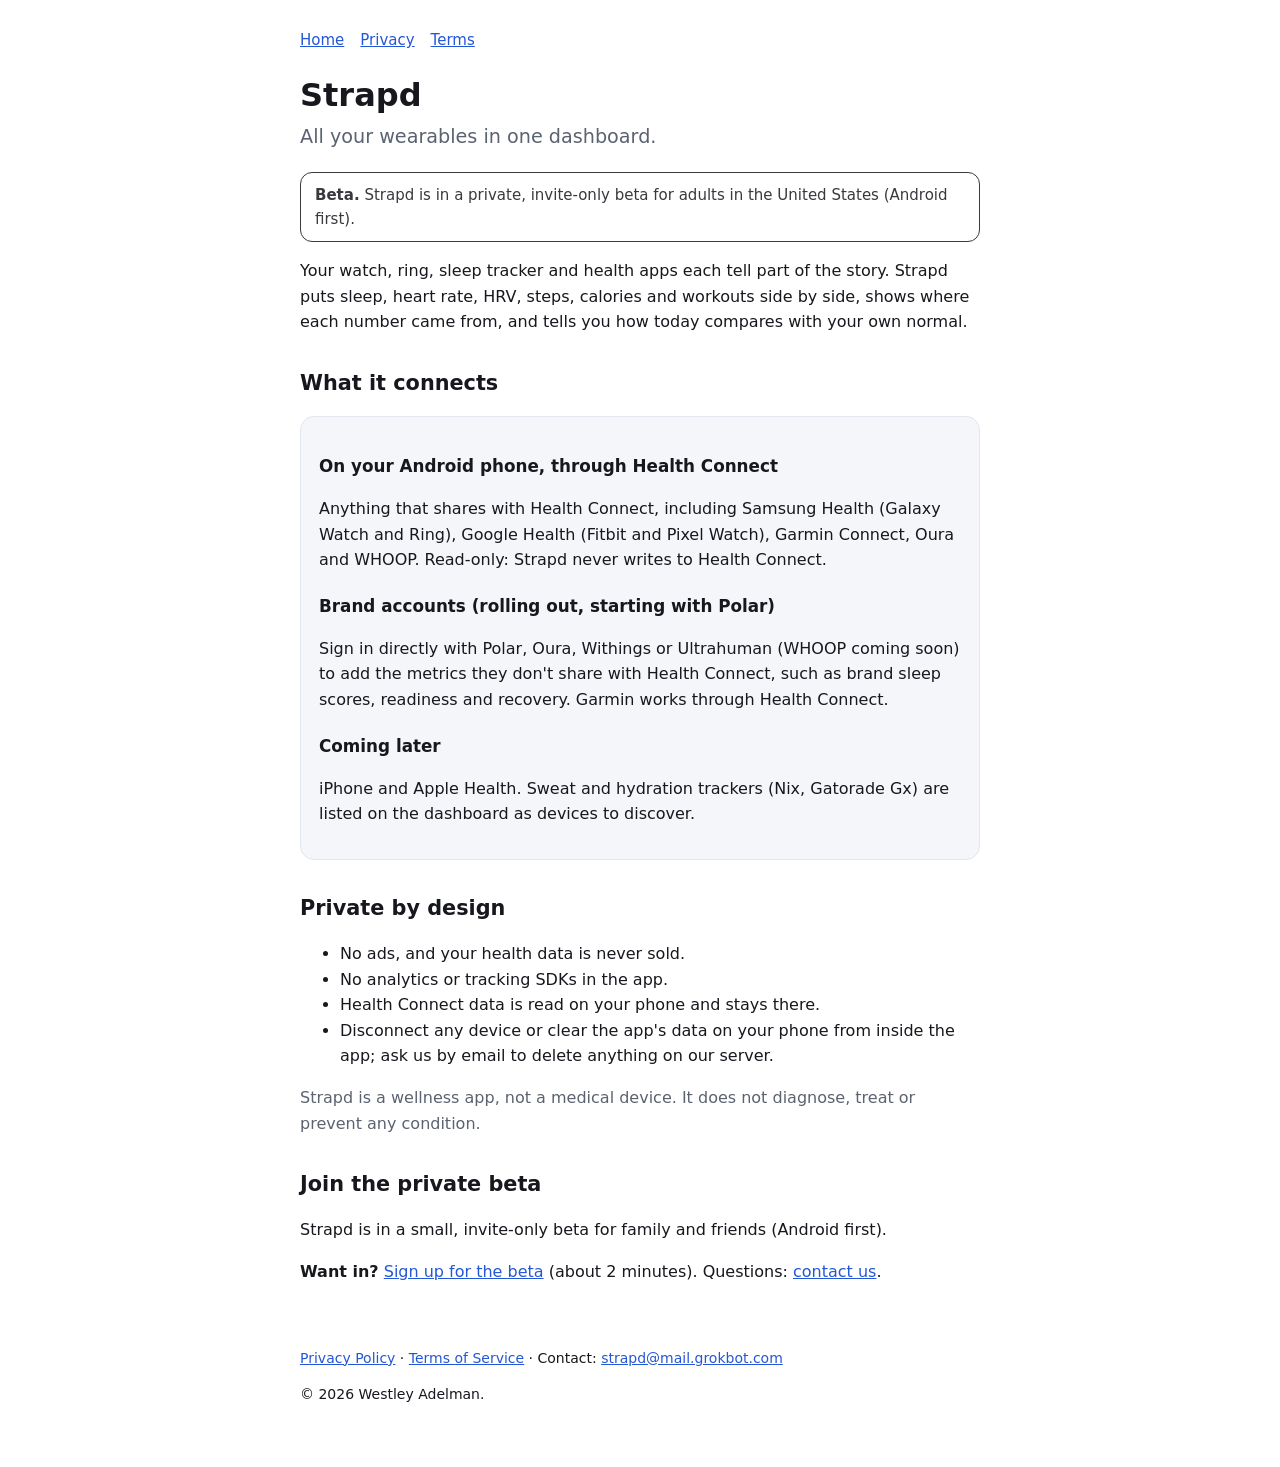
<file: index.html>
<!doctype html>
<html lang="en">
<head>
  <meta charset="utf-8">
  <meta name="viewport" content="width=device-width, initial-scale=1">
  <title>Strapd: all your wearables in one dashboard</title>
  <meta name="description" content="Strapd brings your watch, ring, sleep and health apps into one at-a-glance dashboard with trends. Private beta.">
  <link rel="stylesheet" href="style.css">
</head>
<body>
  <header>
    <nav><a href="./">Home</a><a href="privacy.html">Privacy</a><a href="terms.html">Terms</a></nav>
  </header>
  <main>

    <h1>Strapd</h1>
    <p class="lead">All your wearables in one dashboard.</p>
    <div class="beta"><strong>Beta.</strong> Strapd is in a private, invite-only beta for adults in the United States (Android first).</div>
    <p>Your watch, ring, sleep tracker and health apps each tell part of the story. Strapd puts sleep, heart rate, HRV, steps, calories and workouts side by side, shows where each number came from, and tells you how today compares with your own normal.</p>

    <h2>What it connects</h2>
    <div class="card">
      <h3>On your Android phone, through Health Connect</h3>
      <p>Anything that shares with Health Connect, including Samsung Health (Galaxy Watch and Ring), Google Health (Fitbit and Pixel Watch), Garmin Connect, Oura and WHOOP. Read-only: Strapd never writes to Health Connect.</p>
      <h3>Brand accounts (rolling out, starting with Polar)</h3>
      <p>Sign in directly with Polar, Oura, Withings or Ultrahuman (WHOOP coming soon) to add the metrics they don't share with Health Connect, such as brand sleep scores, readiness and recovery. Garmin works through Health Connect.</p>
      <h3>Coming later</h3>
      <p>iPhone and Apple Health. Sweat and hydration trackers (Nix, Gatorade Gx) are listed on the dashboard as devices to discover.</p>
    </div>

    <h2>Private by design</h2>
    <ul>
      <li>No ads, and your health data is never sold.</li>
      <li>No analytics or tracking SDKs in the app.</li>
      <li>Health Connect data is read on your phone and stays there.</li>
      <li>Disconnect any device or clear the app's data on your phone from inside the app; ask us by email to delete anything on our server.</li>
    </ul>
    <p class="muted">Strapd is a wellness app, not a medical device. It does not diagnose, treat or prevent any condition.</p>

    <h2>Join the private beta</h2>
    <p>Strapd is in a small, invite-only beta for family and friends (Android first).</p>
    <p><strong>Want in?</strong> <a href="https://docs.google.com/forms/d/e/1FAIpQLSdQPRYeNYy8Bpv2zHQMIC6A3QbJc37Y7RtNrUAy3v4HcDPYcA/viewform">Sign up for the beta</a> (about 2 minutes). Questions: <a href="mailto:strapd@mail.grokbot.com?subject=Strapd%20beta">contact us</a>.</p>
  </main>
  <footer>
    <p><a href="privacy.html">Privacy Policy</a> · <a href="terms.html">Terms of Service</a> · Contact: <a href="mailto:strapd@mail.grokbot.com">strapd@mail.grokbot.com</a></p>
    <p>© 2026 Westley Adelman.</p>
  </footer>
</body>
</html>
</file>
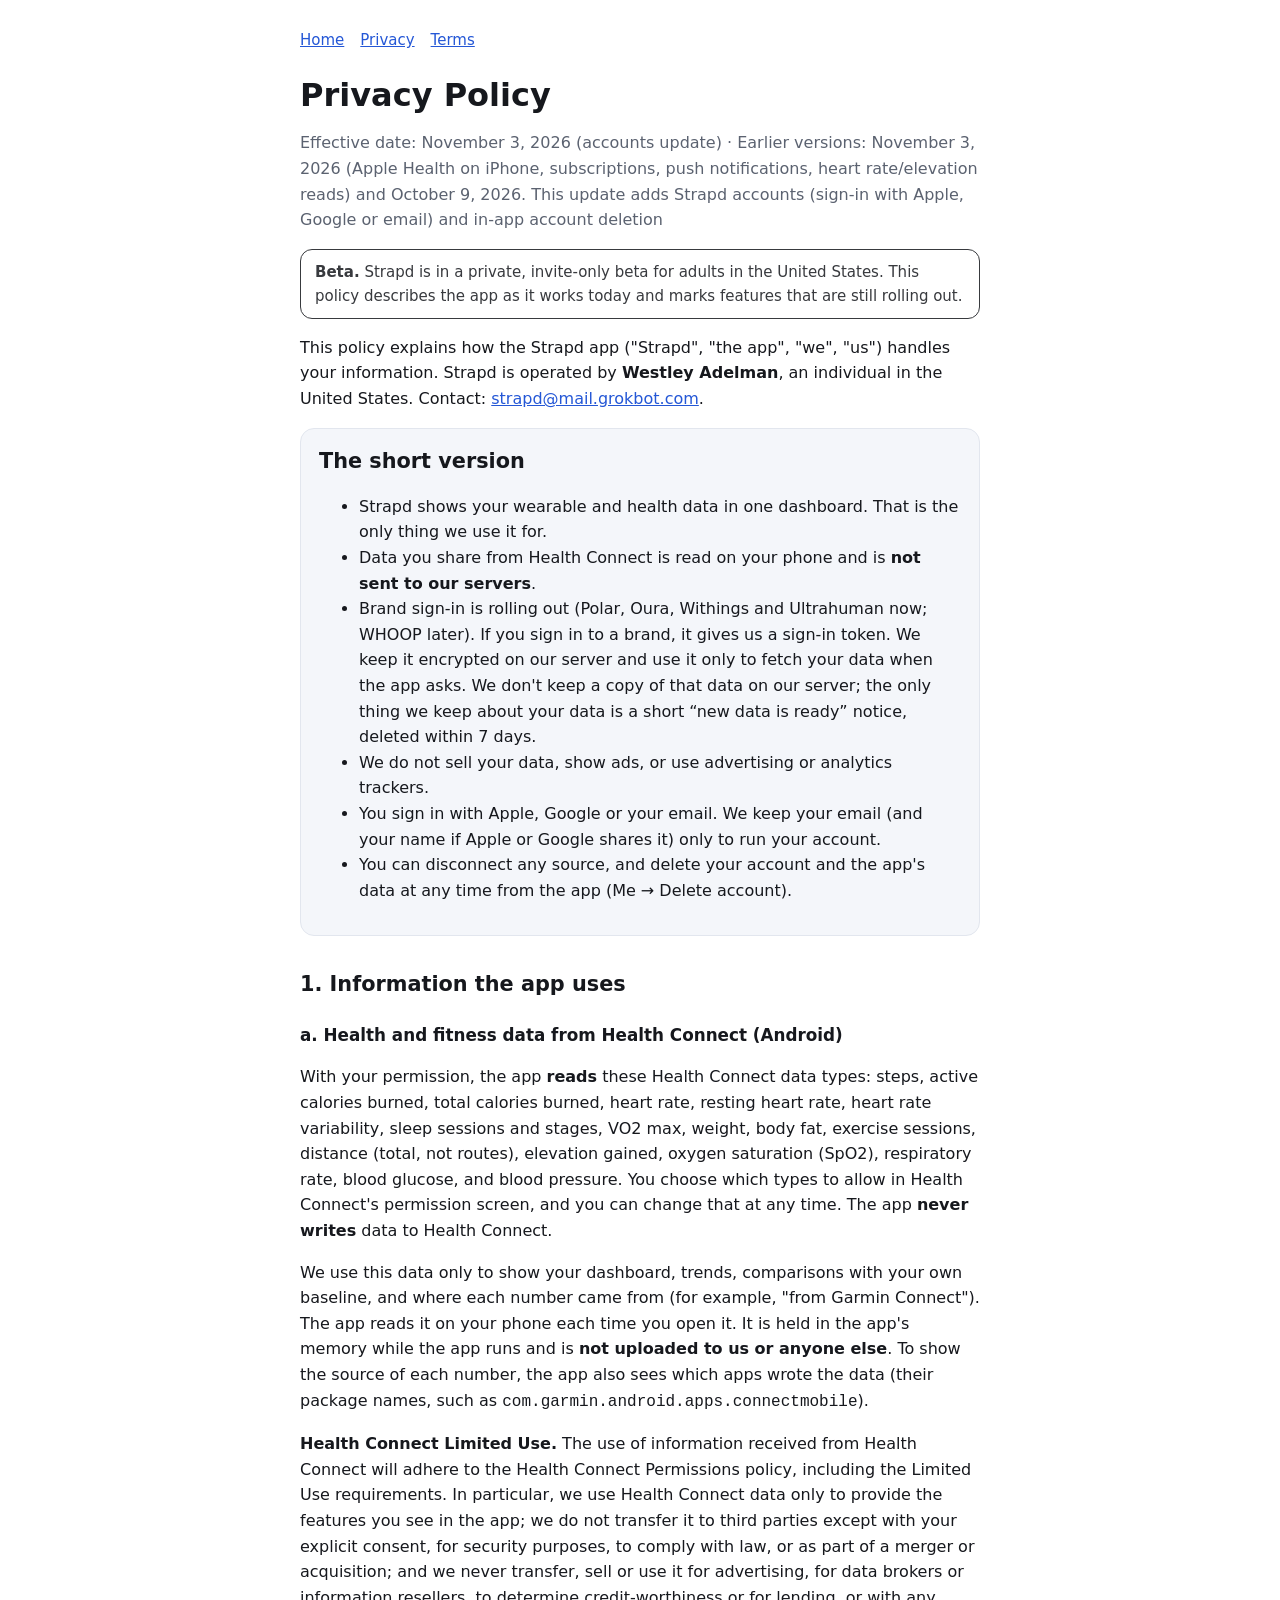
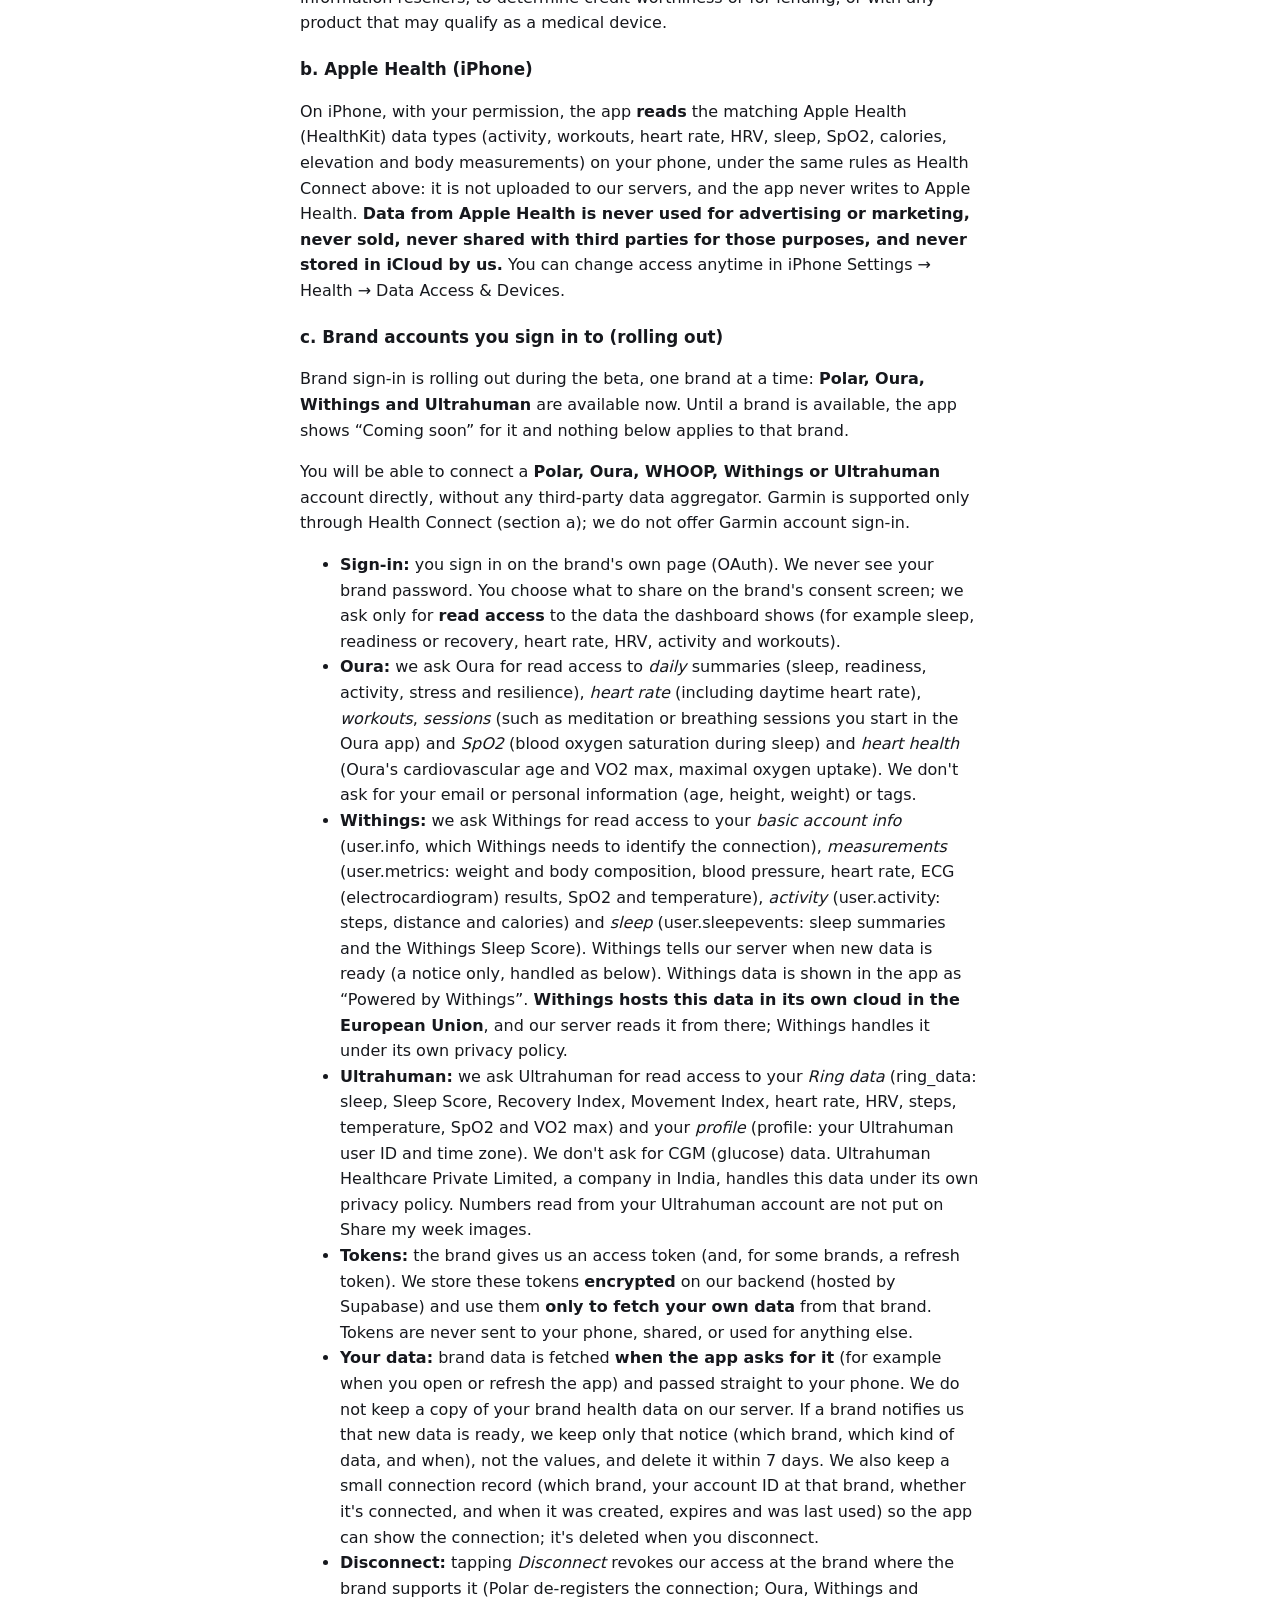
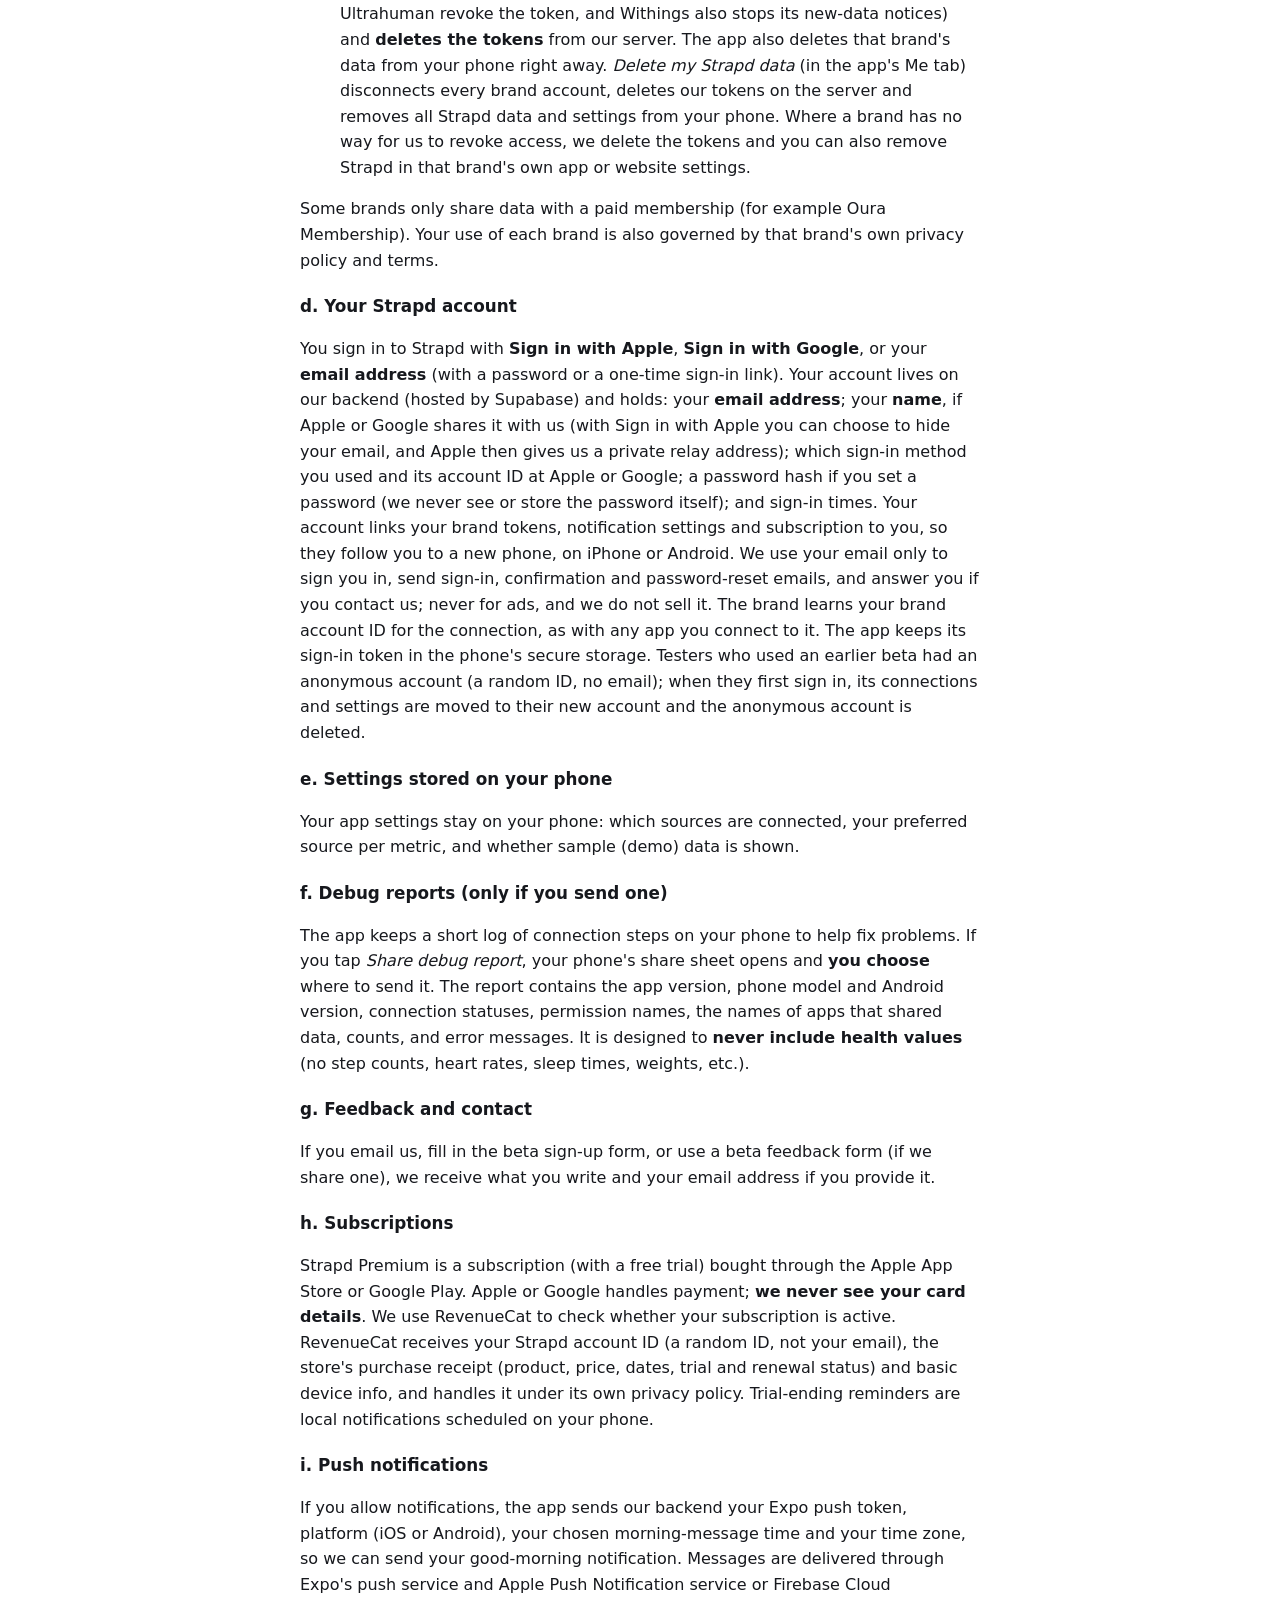
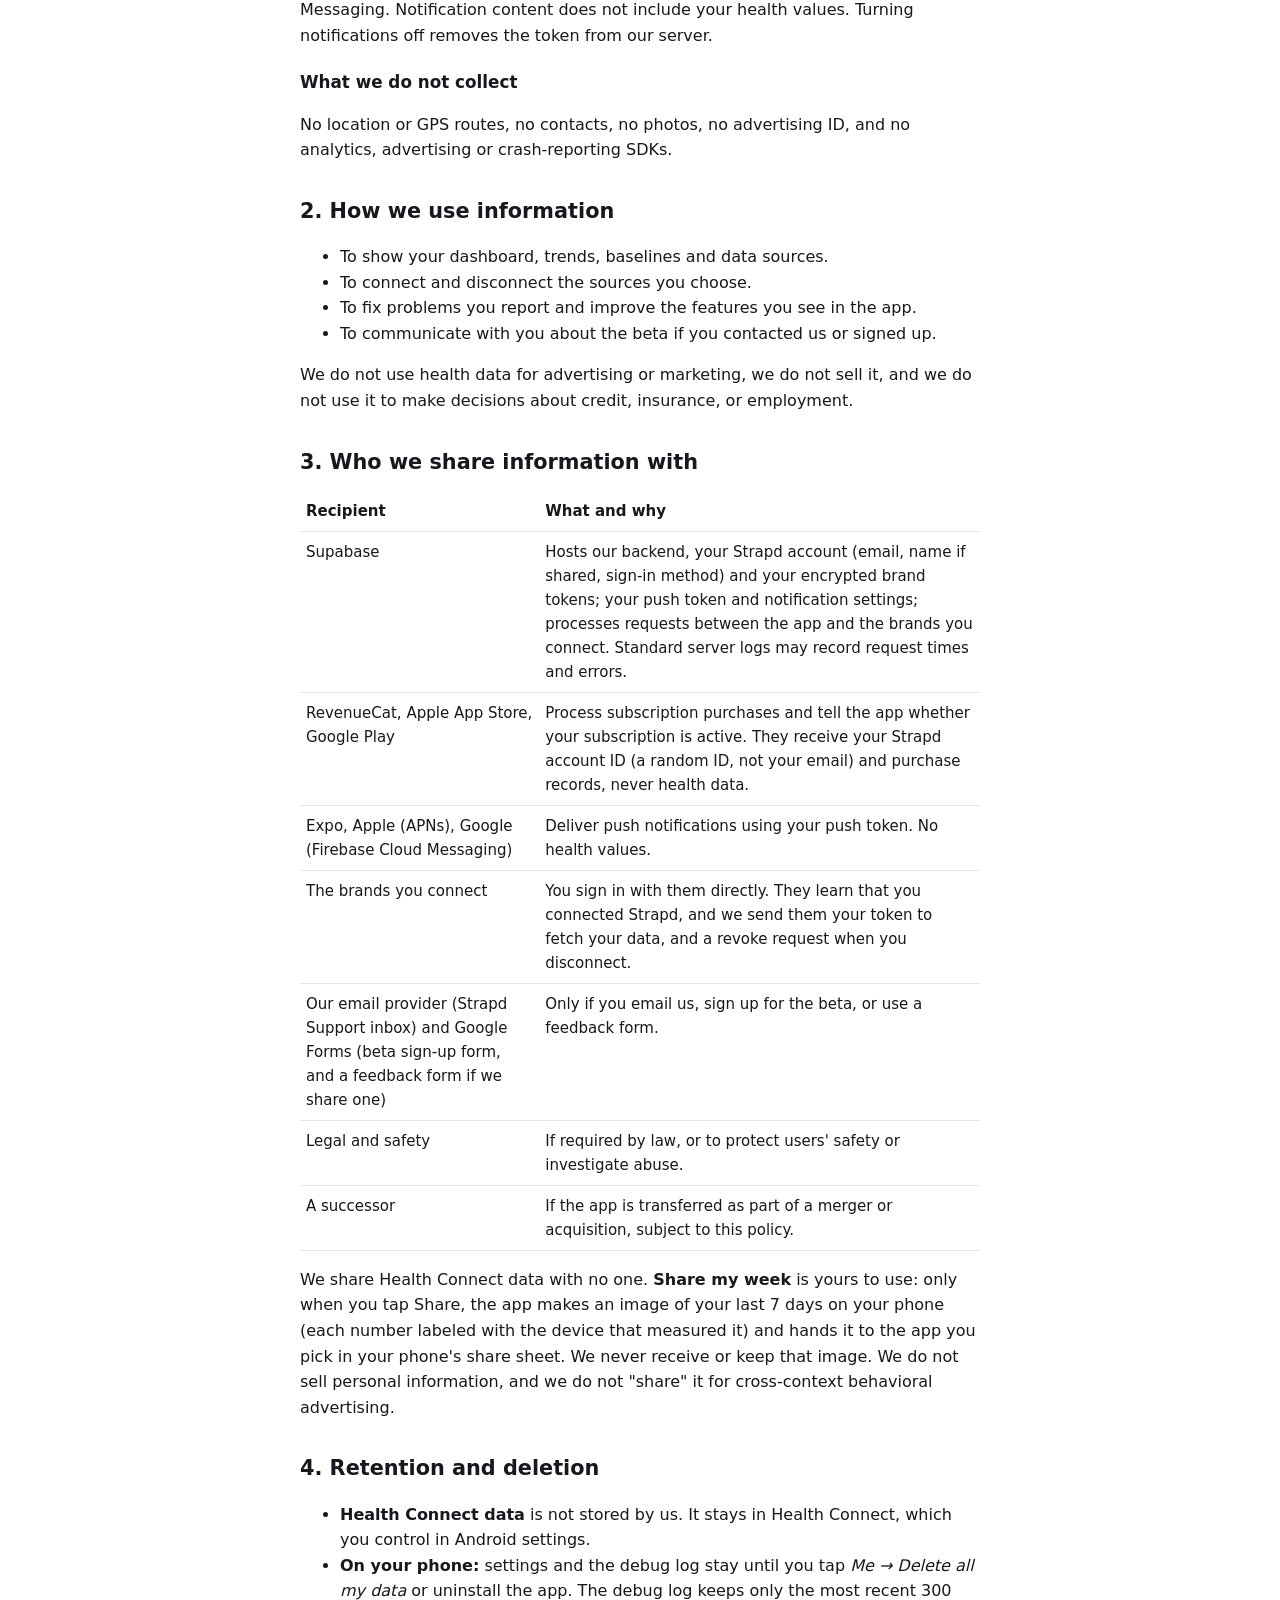
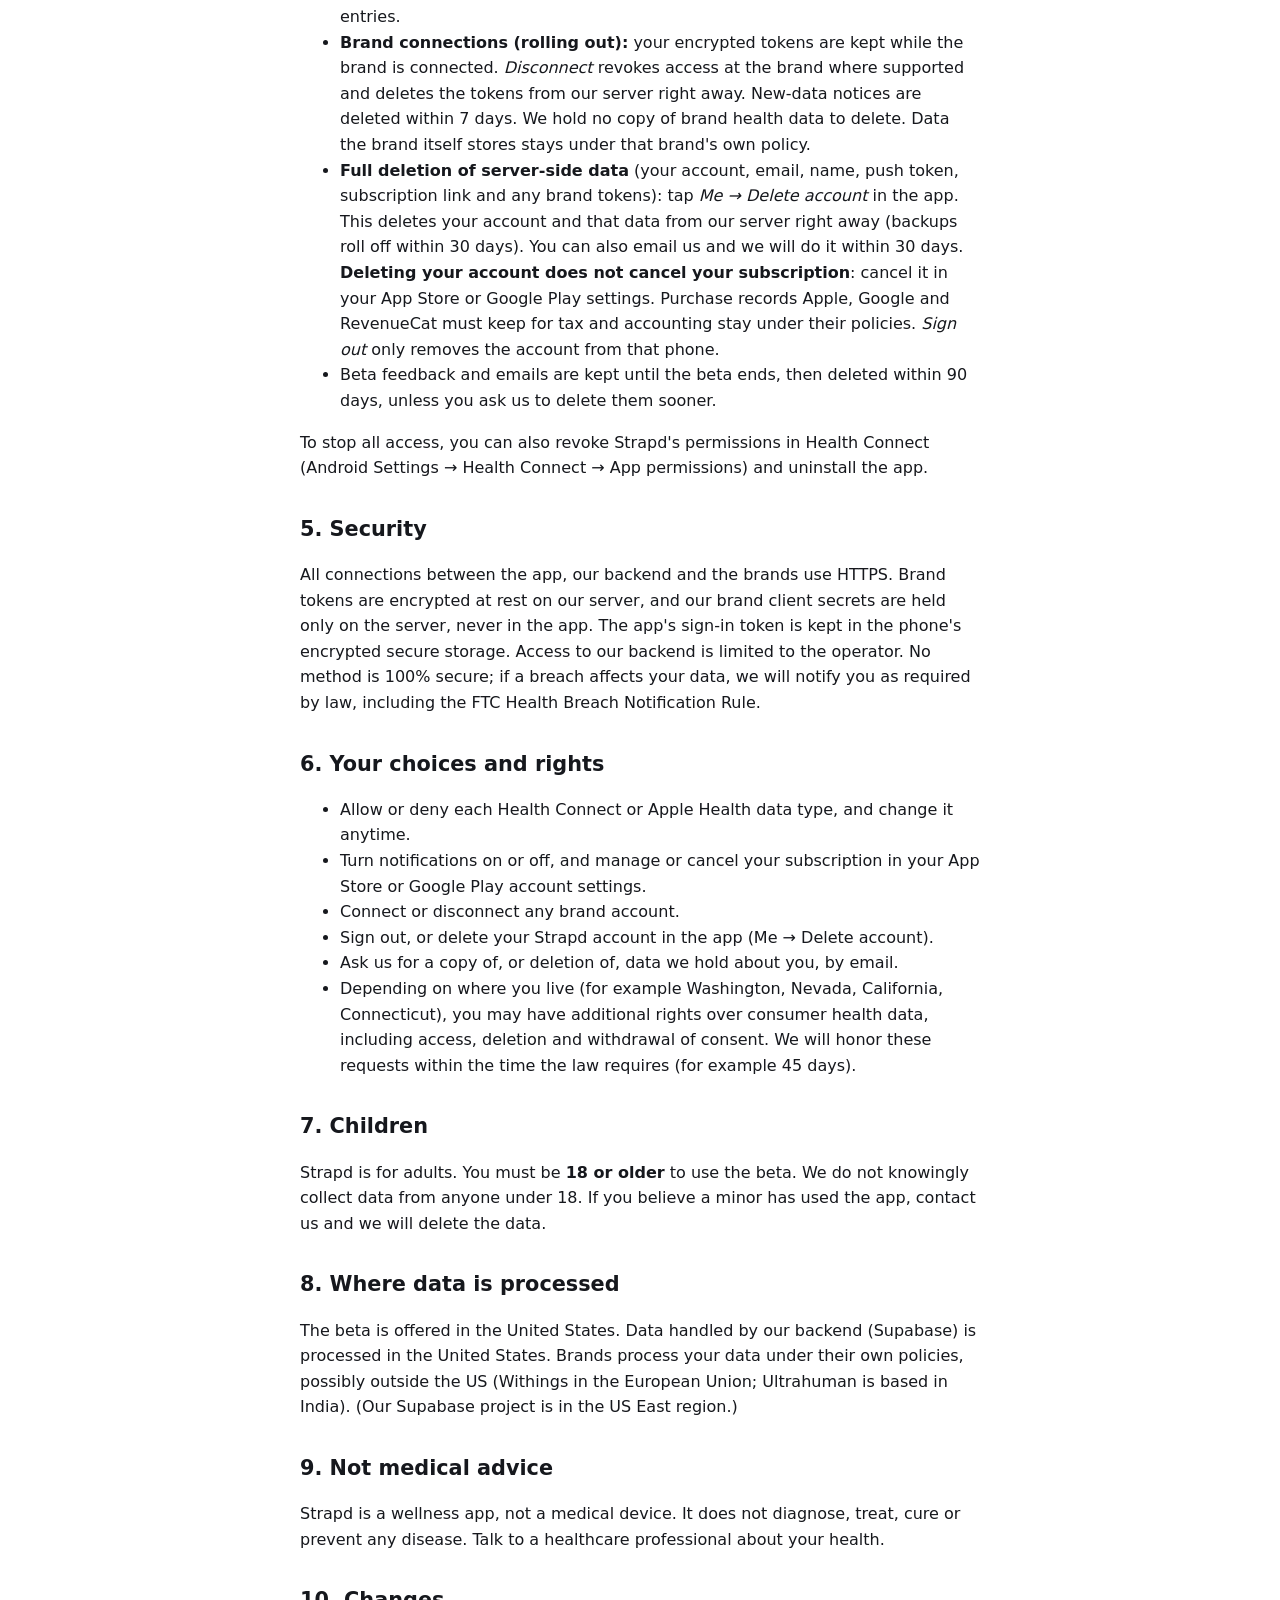
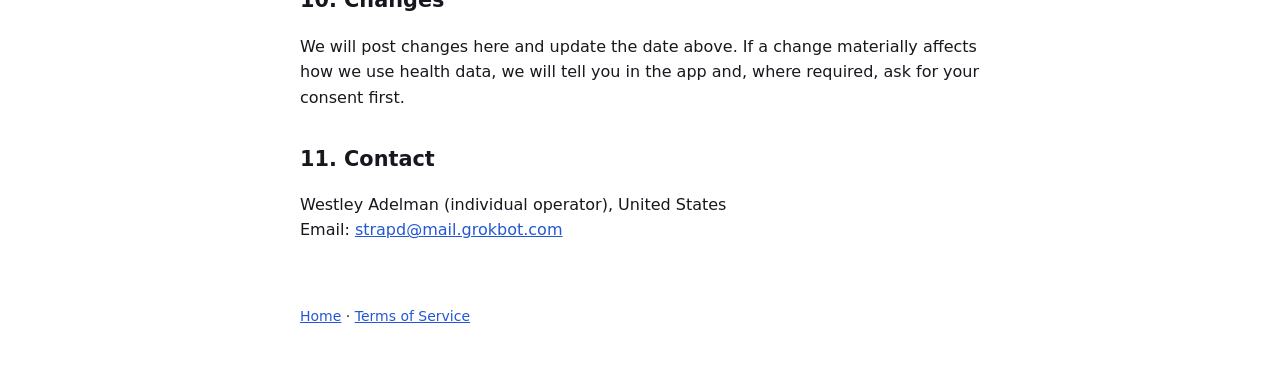
<file: privacy.html>
<!doctype html>
<html lang="en">
<head>
  <meta charset="utf-8">
  <meta name="viewport" content="width=device-width, initial-scale=1">
  <title>Privacy Policy · Strapd</title>
  <link rel="stylesheet" href="style.css">
</head>
<body>
  <header>
    <nav><a href="./">Home</a><a href="privacy.html">Privacy</a><a href="terms.html">Terms</a></nav>
  </header>
  <main>

    <h1>Privacy Policy</h1>
    <p class="muted">Effective date: November 3, 2026 (accounts update) · Earlier versions: November 3, 2026 (Apple Health on iPhone, subscriptions, push notifications, heart rate/elevation reads) and October 9, 2026. This update adds Strapd accounts (sign-in with Apple, Google or email) and in-app account deletion</p>
    <div class="beta"><strong>Beta.</strong> Strapd is in a private, invite-only beta for adults in the United States. This policy describes the app as it works today and marks features that are still rolling out.</div>

    <p>This policy explains how the Strapd app ("Strapd", "the app", "we", "us") handles your information. Strapd is operated by <strong>Westley Adelman</strong>, an individual in the United States. Contact: <a href="mailto:strapd@mail.grokbot.com">strapd@mail.grokbot.com</a>.</p>

    <div class="card">
      <h2 style="margin-top:0">The short version</h2>
      <ul>
        <li>Strapd shows your wearable and health data in one dashboard. That is the only thing we use it for.</li>
        <li>Data you share from Health Connect is read on your phone and is <strong>not sent to our servers</strong>.</li>
        <li>Brand sign-in is rolling out (Polar, Oura, Withings and Ultrahuman now; WHOOP later). If you sign in to a brand, it gives us a sign-in token. We keep it encrypted on our server and use it only to fetch your data when the app asks. We don't keep a copy of that data on our server; the only thing we keep about your data is a short “new data is ready” notice, deleted within 7 days.</li>
        <li>We do not sell your data, show ads, or use advertising or analytics trackers.</li>
        <li>You sign in with Apple, Google or your email. We keep your email (and your name if Apple or Google shares it) only to run your account.</li>
        <li>You can disconnect any source, and delete your account and the app's data at any time from the app (Me → Delete account).</li>
      </ul>
    </div>

    <h2>1. Information the app uses</h2>

    <h3>a. Health and fitness data from Health Connect (Android)</h3>
    <p>With your permission, the app <strong>reads</strong> these Health Connect data types: steps, active calories burned, total calories burned, heart rate, resting heart rate, heart rate variability, sleep sessions and stages, VO2 max, weight, body fat, exercise sessions, distance (total, not routes), elevation gained, oxygen saturation (SpO2), respiratory rate, blood glucose, and blood pressure. You choose which types to allow in Health Connect's permission screen, and you can change that at any time. The app <strong>never writes</strong> data to Health Connect.</p>
    <p>We use this data only to show your dashboard, trends, comparisons with your own baseline, and where each number came from (for example, "from Garmin Connect"). The app reads it on your phone each time you open it. It is held in the app's memory while the app runs and is <strong>not uploaded to us or anyone else</strong>. To show the source of each number, the app also sees which apps wrote the data (their package names, such as <code>com.garmin.android.apps.connectmobile</code>).</p>
    <p><strong>Health Connect Limited Use.</strong> The use of information received from Health Connect will adhere to the Health Connect Permissions policy, including the Limited Use requirements. In particular, we use Health Connect data only to provide the features you see in the app; we do not transfer it to third parties except with your explicit consent, for security purposes, to comply with law, or as part of a merger or acquisition; and we never transfer, sell or use it for advertising, for data brokers or information resellers, to determine credit-worthiness or for lending, or with any product that may qualify as a medical device.</p>

    <h3>b. Apple Health (iPhone)</h3>
    <p>On iPhone, with your permission, the app <strong>reads</strong> the matching Apple Health (HealthKit) data types (activity, workouts, heart rate, HRV, sleep, SpO2, calories, elevation and body measurements) on your phone, under the same rules as Health Connect above: it is not uploaded to our servers, and the app never writes to Apple Health. <strong>Data from Apple Health is never used for advertising or marketing, never sold, never shared with third parties for those purposes, and never stored in iCloud by us.</strong> You can change access anytime in iPhone Settings → Health → Data Access &amp; Devices.</p>

    <h3>c. Brand accounts you sign in to (rolling out)</h3>
    <p>Brand sign-in is rolling out during the beta, one brand at a time: <strong>Polar, Oura, Withings and Ultrahuman</strong> are available now. Until a brand is available, the app shows “Coming soon” for it and nothing below applies to that brand.</p>
    <p>You will be able to connect a <strong>Polar, Oura, WHOOP, Withings or Ultrahuman</strong> account directly, without any third-party data aggregator. Garmin is supported only through Health Connect (section a); we do not offer Garmin account sign-in.</p>
    <ul>
      <li><strong>Sign-in:</strong> you sign in on the brand's own page (OAuth). We never see your brand password. You choose what to share on the brand's consent screen; we ask only for <strong>read access</strong> to the data the dashboard shows (for example sleep, readiness or recovery, heart rate, HRV, activity and workouts).</li>
      <li><strong>Oura:</strong> we ask Oura for read access to <em>daily</em> summaries (sleep, readiness, activity, stress and resilience), <em>heart rate</em> (including daytime heart rate), <em>workouts</em>, <em>sessions</em> (such as meditation or breathing sessions you start in the Oura app) and <em>SpO2</em> (blood oxygen saturation during sleep) and <em>heart health</em> (Oura's cardiovascular age and VO2 max, maximal oxygen uptake). We don't ask for your email or personal information (age, height, weight) or tags.</li>
      <li><strong>Withings:</strong> we ask Withings for read access to your <em>basic account info</em> (user.info, which Withings needs to identify the connection), <em>measurements</em> (user.metrics: weight and body composition, blood pressure, heart rate, ECG (electrocardiogram) results, SpO2 and temperature), <em>activity</em> (user.activity: steps, distance and calories) and <em>sleep</em> (user.sleepevents: sleep summaries and the Withings Sleep Score). Withings tells our server when new data is ready (a notice only, handled as below). Withings data is shown in the app as “Powered by Withings”. <strong>Withings hosts this data in its own cloud in the European Union</strong>, and our server reads it from there; Withings handles it under its own privacy policy.</li>
      <li><strong>Ultrahuman:</strong> we ask Ultrahuman for read access to your <em>Ring data</em> (ring_data: sleep, Sleep Score, Recovery Index, Movement Index, heart rate, HRV, steps, temperature, SpO2 and VO2 max) and your <em>profile</em> (profile: your Ultrahuman user ID and time zone). We don't ask for CGM (glucose) data. Ultrahuman Healthcare Private Limited, a company in India, handles this data under its own privacy policy. Numbers read from your Ultrahuman account are not put on Share my week images.</li>
      <li><strong>Tokens:</strong> the brand gives us an access token (and, for some brands, a refresh token). We store these tokens <strong>encrypted</strong> on our backend (hosted by Supabase) and use them <strong>only to fetch your own data</strong> from that brand. Tokens are never sent to your phone, shared, or used for anything else.</li>
      <li><strong>Your data:</strong> brand data is fetched <strong>when the app asks for it</strong> (for example when you open or refresh the app) and passed straight to your phone. We do not keep a copy of your brand health data on our server. If a brand notifies us that new data is ready, we keep only that notice (which brand, which kind of data, and when), not the values, and delete it within 7 days. We also keep a small connection record (which brand, your account ID at that brand, whether it's connected, and when it was created, expires and was last used) so the app can show the connection; it's deleted when you disconnect.</li>
      <li><strong>Disconnect:</strong> tapping <em>Disconnect</em> revokes our access at the brand where the brand supports it (Polar de-registers the connection; Oura, Withings and Ultrahuman revoke the token, and Withings also stops its new-data notices) and <strong>deletes the tokens</strong> from our server. The app also deletes that brand's data from your phone right away. <em>Delete my Strapd data</em> (in the app's Me tab) disconnects every brand account, deletes our tokens on the server and removes all Strapd data and settings from your phone. Where a brand has no way for us to revoke access, we delete the tokens and you can also remove Strapd in that brand's own app or website settings.</li>
    </ul>
    <p>Some brands only share data with a paid membership (for example Oura Membership). Your use of each brand is also governed by that brand's own privacy policy and terms.</p>

    <h3>d. Your Strapd account</h3>
    <p>You sign in to Strapd with <strong>Sign in with Apple</strong>, <strong>Sign in with Google</strong>, or your <strong>email address</strong> (with a password or a one-time sign-in link). Your account lives on our backend (hosted by Supabase) and holds: your <strong>email address</strong>; your <strong>name</strong>, if Apple or Google shares it with us (with Sign in with Apple you can choose to hide your email, and Apple then gives us a private relay address); which sign-in method you used and its account ID at Apple or Google; a password hash if you set a password (we never see or store the password itself); and sign-in times. Your account links your brand tokens, notification settings and subscription to you, so they follow you to a new phone, on iPhone or Android. We use your email only to sign you in, send sign-in, confirmation and password-reset emails, and answer you if you contact us; never for ads, and we do not sell it. The brand learns your brand account ID for the connection, as with any app you connect to it. The app keeps its sign-in token in the phone's secure storage. Testers who used an earlier beta had an anonymous account (a random ID, no email); when they first sign in, its connections and settings are moved to their new account and the anonymous account is deleted.</p>

    <h3>e. Settings stored on your phone</h3>
    <p>Your app settings stay on your phone: which sources are connected, your preferred source per metric, and whether sample (demo) data is shown.</p>

    <h3>f. Debug reports (only if you send one)</h3>
    <p>The app keeps a short log of connection steps on your phone to help fix problems. If you tap <em>Share debug report</em>, your phone's share sheet opens and <strong>you choose</strong> where to send it. The report contains the app version, phone model and Android version, connection statuses, permission names, the names of apps that shared data, counts, and error messages. It is designed to <strong>never include health values</strong> (no step counts, heart rates, sleep times, weights, etc.).</p>

    <h3>g. Feedback and contact</h3>
    <p>If you email us, fill in the beta sign-up form, or use a beta feedback form (if we share one), we receive what you write and your email address if you provide it.</p>

    <h3>h. Subscriptions</h3>
    <p>Strapd Premium is a subscription (with a free trial) bought through the Apple App Store or Google Play. Apple or Google handles payment; <strong>we never see your card details</strong>. We use RevenueCat to check whether your subscription is active. RevenueCat receives your Strapd account ID (a random ID, not your email), the store's purchase receipt (product, price, dates, trial and renewal status) and basic device info, and handles it under its own privacy policy. Trial-ending reminders are local notifications scheduled on your phone.</p>
    <h3>i. Push notifications</h3>
    <p>If you allow notifications, the app sends our backend your Expo push token, platform (iOS or Android), your chosen morning-message time and your time zone, so we can send your good-morning notification. Messages are delivered through Expo's push service and Apple Push Notification service or Firebase Cloud Messaging. Notification content does not include your health values. Turning notifications off removes the token from our server.</p>
    <h3>What we do not collect</h3>
    <p>No location or GPS routes, no contacts, no photos, no advertising ID, and no analytics, advertising or crash-reporting SDKs.</p>

    <h2>2. How we use information</h2>
    <ul>
      <li>To show your dashboard, trends, baselines and data sources.</li>
      <li>To connect and disconnect the sources you choose.</li>
      <li>To fix problems you report and improve the features you see in the app.</li>
      <li>To communicate with you about the beta if you contacted us or signed up.</li>
    </ul>
    <p>We do not use health data for advertising or marketing, we do not sell it, and we do not use it to make decisions about credit, insurance, or employment.</p>

    <h2>3. Who we share information with</h2>
    <table>
      <tr><th>Recipient</th><th>What and why</th></tr>
      <tr><td>Supabase</td><td>Hosts our backend, your Strapd account (email, name if shared, sign-in method) and your encrypted brand tokens; your push token and notification settings; processes requests between the app and the brands you connect. Standard server logs may record request times and errors.</td></tr>
      <tr><td>RevenueCat, Apple App Store, Google Play</td><td>Process subscription purchases and tell the app whether your subscription is active. They receive your Strapd account ID (a random ID, not your email) and purchase records, never health data.</td></tr>
      <tr><td>Expo, Apple (APNs), Google (Firebase Cloud Messaging)</td><td>Deliver push notifications using your push token. No health values.</td></tr>
      <tr><td>The brands you connect</td><td>You sign in with them directly. They learn that you connected Strapd, and we send them your token to fetch your data, and a revoke request when you disconnect.</td></tr>
      <tr><td>Our email provider (Strapd Support inbox) and Google Forms (beta sign-up form, and a feedback form if we share one)</td><td>Only if you email us, sign up for the beta, or use a feedback form.</td></tr>
      <tr><td>Legal and safety</td><td>If required by law, or to protect users' safety or investigate abuse.</td></tr>
      <tr><td>A successor</td><td>If the app is transferred as part of a merger or acquisition, subject to this policy.</td></tr>
    </table>
    <p>We share Health Connect data with no one. <strong>Share my week</strong> is yours to use: only when you tap Share, the app makes an image of your last 7 days on your phone (each number labeled with the device that measured it) and hands it to the app you pick in your phone's share sheet. We never receive or keep that image. We do not sell personal information, and we do not "share" it for cross-context behavioral advertising.</p>

    <h2>4. Retention and deletion</h2>
    <ul>
      <li><strong>Health Connect data</strong> is not stored by us. It stays in Health Connect, which you control in Android settings.</li>
      <li><strong>On your phone:</strong> settings and the debug log stay until you tap <em>Me → Delete all my data</em> or uninstall the app. The debug log keeps only the most recent 300 entries.</li>
      <li><strong>Brand connections (rolling out):</strong> your encrypted tokens are kept while the brand is connected. <em>Disconnect</em> revokes access at the brand where supported and deletes the tokens from our server right away. New-data notices are deleted within 7 days. We hold no copy of brand health data to delete. Data the brand itself stores stays under that brand's own policy.</li>
      <li><strong>Full deletion of server-side data</strong> (your account, email, name, push token, subscription link and any brand tokens): tap <em>Me → Delete account</em> in the app. This deletes your account and that data from our server right away (backups roll off within 30 days). You can also email us and we will do it within 30 days. <strong>Deleting your account does not cancel your subscription</strong>: cancel it in your App Store or Google Play settings. Purchase records Apple, Google and RevenueCat must keep for tax and accounting stay under their policies. <em>Sign out</em> only removes the account from that phone.</li>
      <li>Beta feedback and emails are kept until the beta ends, then deleted within 90 days, unless you ask us to delete them sooner.</li>
    </ul>
    <p>To stop all access, you can also revoke Strapd's permissions in Health Connect (Android Settings → Health Connect → App permissions) and uninstall the app.</p>

    <h2>5. Security</h2>
    <p>All connections between the app, our backend and the brands use HTTPS. Brand tokens are encrypted at rest on our server, and our brand client secrets are held only on the server, never in the app. The app's sign-in token is kept in the phone's encrypted secure storage. Access to our backend is limited to the operator. No method is 100% secure; if a breach affects your data, we will notify you as required by law, including the FTC Health Breach Notification Rule.</p>

    <h2>6. Your choices and rights</h2>
    <ul>
      <li>Allow or deny each Health Connect or Apple Health data type, and change it anytime.</li>
      <li>Turn notifications on or off, and manage or cancel your subscription in your App Store or Google Play account settings.</li>
      <li>Connect or disconnect any brand account.</li>
      <li>Sign out, or delete your Strapd account in the app (Me → Delete account).</li>
      <li>Ask us for a copy of, or deletion of, data we hold about you, by email.</li>
      <li>Depending on where you live (for example Washington, Nevada, California, Connecticut), you may have additional rights over consumer health data, including access, deletion and withdrawal of consent. We will honor these requests within the time the law requires (for example 45 days).</li>
    </ul>

    <h2>7. Children</h2>
    <p>Strapd is for adults. You must be <strong>18 or older</strong> to use the beta. We do not knowingly collect data from anyone under 18. If you believe a minor has used the app, contact us and we will delete the data.</p>

    <h2>8. Where data is processed</h2>
    <p>The beta is offered in the United States. Data handled by our backend (Supabase) is processed in the United States. Brands process your data under their own policies, possibly outside the US (Withings in the European Union; Ultrahuman is based in India). (Our Supabase project is in the US East region.)</p>

    <h2>9. Not medical advice</h2>
    <p>Strapd is a wellness app, not a medical device. It does not diagnose, treat, cure or prevent any disease. Talk to a healthcare professional about your health.</p>

    <h2>10. Changes</h2>
    <p>We will post changes here and update the date above. If a change materially affects how we use health data, we will tell you in the app and, where required, ask for your consent first.</p>

    <h2>11. Contact</h2>
    <p>Westley Adelman (individual operator), United States<br>
    Email: <a href="mailto:strapd@mail.grokbot.com">strapd@mail.grokbot.com</a></p>
  </main>
  <footer>
    <p><a href="./">Home</a> · <a href="terms.html">Terms of Service</a></p>
    
  </footer>
</body>
</html>
</file>
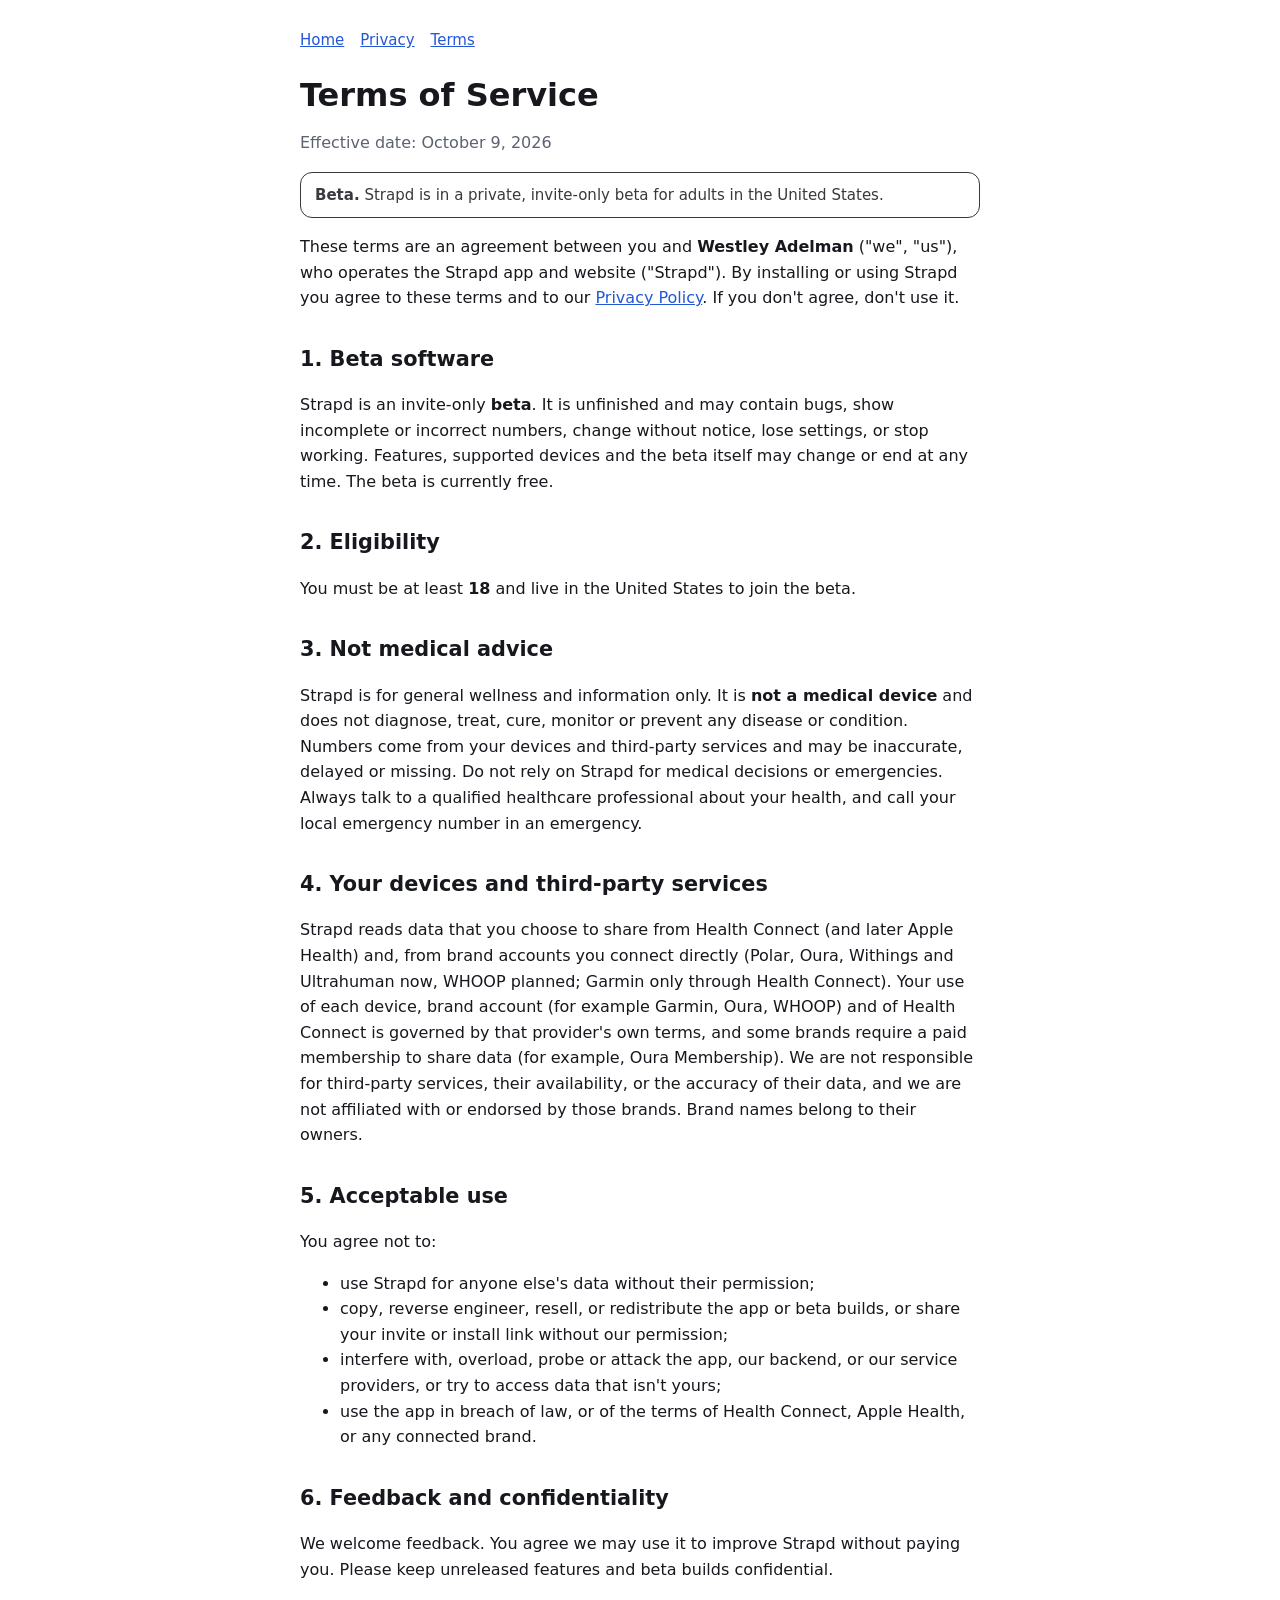
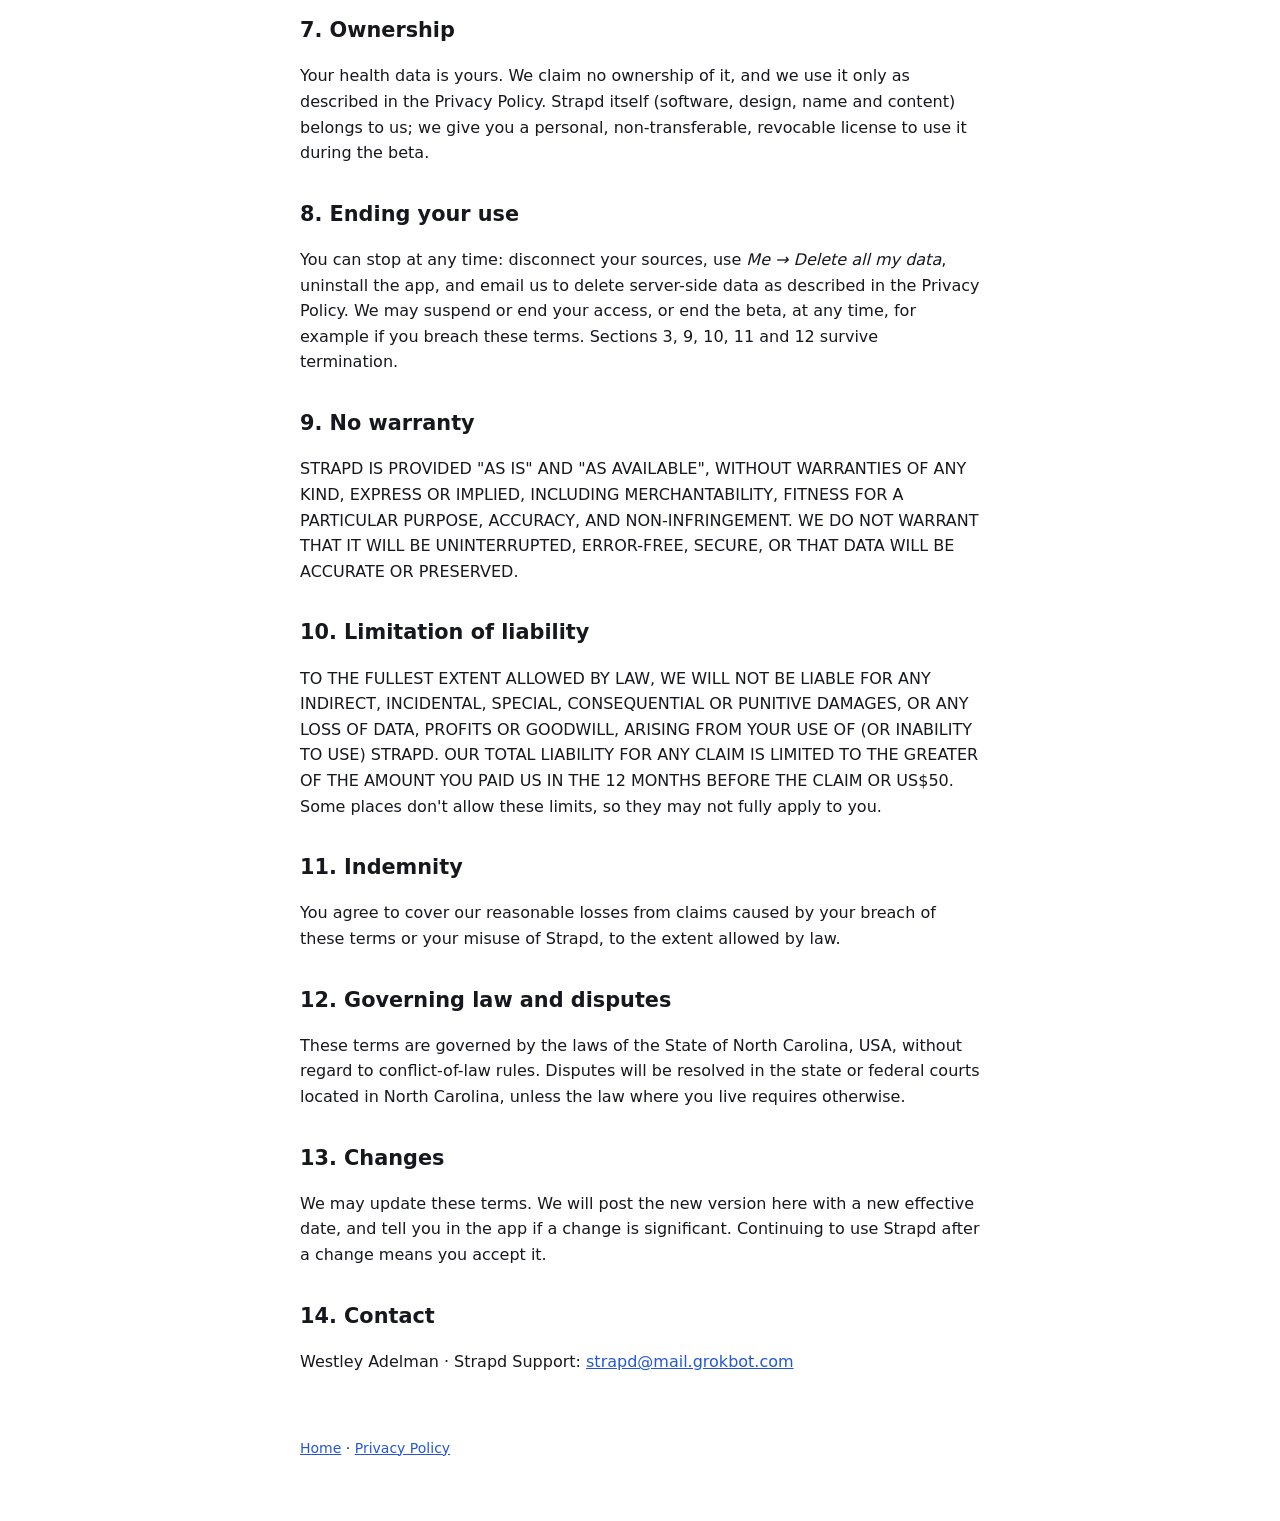
<file: terms.html>
<!doctype html>
<html lang="en">
<head>
  <meta charset="utf-8">
  <meta name="viewport" content="width=device-width, initial-scale=1">
  <title>Terms of Service · Strapd</title>
  <link rel="stylesheet" href="style.css">
</head>
<body>
  <header>
    <nav><a href="./">Home</a><a href="privacy.html">Privacy</a><a href="terms.html">Terms</a></nav>
  </header>
  <main>

    <h1>Terms of Service</h1>
    <p class="muted">Effective date: October 9, 2026</p>
    <div class="beta"><strong>Beta.</strong> Strapd is in a private, invite-only beta for adults in the United States.</div>

    <p>These terms are an agreement between you and <strong>Westley Adelman</strong> ("we", "us"), who operates the Strapd app and website ("Strapd"). By installing or using Strapd you agree to these terms and to our <a href="privacy.html">Privacy Policy</a>. If you don't agree, don't use it.</p>

    <h2>1. Beta software</h2>
    <p>Strapd is an invite-only <strong>beta</strong>. It is unfinished and may contain bugs, show incomplete or incorrect numbers, change without notice, lose settings, or stop working. Features, supported devices and the beta itself may change or end at any time. The beta is currently free.</p>

    <h2>2. Eligibility</h2>
    <p>You must be at least <strong>18</strong> and live in the United States to join the beta.</p>

    <h2>3. Not medical advice</h2>
    <p>Strapd is for general wellness and information only. It is <strong>not a medical device</strong> and does not diagnose, treat, cure, monitor or prevent any disease or condition. Numbers come from your devices and third-party services and may be inaccurate, delayed or missing. Do not rely on Strapd for medical decisions or emergencies. Always talk to a qualified healthcare professional about your health, and call your local emergency number in an emergency.</p>

    <h2>4. Your devices and third-party services</h2>
    <p>Strapd reads data that you choose to share from Health Connect (and later Apple Health) and, from brand accounts you connect directly (Polar, Oura, Withings and Ultrahuman now, WHOOP planned; Garmin only through Health Connect). Your use of each device, brand account (for example Garmin, Oura, WHOOP) and of Health Connect is governed by that provider's own terms, and some brands require a paid membership to share data (for example, Oura Membership). We are not responsible for third-party services, their availability, or the accuracy of their data, and we are not affiliated with or endorsed by those brands. Brand names belong to their owners.</p>

    <h2>5. Acceptable use</h2>
    <p>You agree not to:</p>
    <ul>
      <li>use Strapd for anyone else's data without their permission;</li>
      <li>copy, reverse engineer, resell, or redistribute the app or beta builds, or share your invite or install link without our permission;</li>
      <li>interfere with, overload, probe or attack the app, our backend, or our service providers, or try to access data that isn't yours;</li>
      <li>use the app in breach of law, or of the terms of Health Connect, Apple Health, or any connected brand.</li>
    </ul>

    <h2>6. Feedback and confidentiality</h2>
    <p>We welcome feedback. You agree we may use it to improve Strapd without paying you. Please keep unreleased features and beta builds confidential.</p>

    <h2>7. Ownership</h2>
    <p>Your health data is yours. We claim no ownership of it, and we use it only as described in the Privacy Policy. Strapd itself (software, design, name and content) belongs to us; we give you a personal, non-transferable, revocable license to use it during the beta.</p>

    <h2>8. Ending your use</h2>
    <p>You can stop at any time: disconnect your sources, use <em>Me → Delete all my data</em>, uninstall the app, and email us to delete server-side data as described in the Privacy Policy. We may suspend or end your access, or end the beta, at any time, for example if you breach these terms. Sections 3, 9, 10, 11 and 12 survive termination.</p>

    <h2>9. No warranty</h2>
    <p>STRAPD IS PROVIDED "AS IS" AND "AS AVAILABLE", WITHOUT WARRANTIES OF ANY KIND, EXPRESS OR IMPLIED, INCLUDING MERCHANTABILITY, FITNESS FOR A PARTICULAR PURPOSE, ACCURACY, AND NON-INFRINGEMENT. WE DO NOT WARRANT THAT IT WILL BE UNINTERRUPTED, ERROR-FREE, SECURE, OR THAT DATA WILL BE ACCURATE OR PRESERVED.</p>

    <h2>10. Limitation of liability</h2>
    <p>TO THE FULLEST EXTENT ALLOWED BY LAW, WE WILL NOT BE LIABLE FOR ANY INDIRECT, INCIDENTAL, SPECIAL, CONSEQUENTIAL OR PUNITIVE DAMAGES, OR ANY LOSS OF DATA, PROFITS OR GOODWILL, ARISING FROM YOUR USE OF (OR INABILITY TO USE) STRAPD. OUR TOTAL LIABILITY FOR ANY CLAIM IS LIMITED TO THE GREATER OF THE AMOUNT YOU PAID US IN THE 12 MONTHS BEFORE THE CLAIM OR US$50. Some places don't allow these limits, so they may not fully apply to you.</p>

    <h2>11. Indemnity</h2>
    <p>You agree to cover our reasonable losses from claims caused by your breach of these terms or your misuse of Strapd, to the extent allowed by law.</p>

    <h2>12. Governing law and disputes</h2>
    <p>These terms are governed by the laws of the State of North Carolina, USA, without regard to conflict-of-law rules. Disputes will be resolved in the state or federal courts located in North Carolina, unless the law where you live requires otherwise.</p>

    <h2>13. Changes</h2>
    <p>We may update these terms. We will post the new version here with a new effective date, and tell you in the app if a change is significant. Continuing to use Strapd after a change means you accept it.</p>

    <h2>14. Contact</h2>
    <p>Westley Adelman · Strapd Support: <a href="mailto:strapd@mail.grokbot.com">strapd@mail.grokbot.com</a></p>
  </main>
  <footer>
    <p><a href="./">Home</a> · <a href="privacy.html">Privacy Policy</a></p>
  </footer>
</body>
</html>
</file>
<file: style.css>
/* Strapd site: minimal, mobile-first, no external fonts or trackers. */
:root {
  --bg: #ffffff; --text: #16181d; --muted: #5b6270; --accent: #2457d6;
  --card: #f4f6fa; --border: #e2e6ee; --warn-bg: #fff6db; --warn-border: #f0c94a;
}
@media (prefers-color-scheme: dark) {
  :root { --bg: #0f1115; --text: #eceff4; --muted: #a3abba; --accent: #7aa2ff;
          --card: #181b22; --border: #2a2f3a; --warn-bg: #2d2610; --warn-border: #8a6d12; }
}
* { box-sizing: border-box; }
html { -webkit-text-size-adjust: 100%; }
body {
  margin: 0; background: var(--bg); color: var(--text);
  font: 16px/1.6 system-ui, -apple-system, "Segoe UI", Roboto, "Helvetica Neue", Arial, sans-serif;
}
main, header, footer { max-width: 720px; margin: 0 auto; padding: 0 20px; }
header { padding-top: 28px; }
header nav { display: flex; gap: 16px; flex-wrap: wrap; font-size: 15px; }
h1 { font-size: 2rem; line-height: 1.2; margin: 24px 0 8px; }
h2 { font-size: 1.3rem; margin: 32px 0 8px; }
h3 { font-size: 1.05rem; margin: 20px 0 6px; }
p, li { color: var(--text); }
.muted, small { color: var(--muted); }
a { color: var(--accent); }
.lead { font-size: 1.2rem; color: var(--muted); margin-top: 0; }
.card { background: var(--card); border: 1px solid var(--border); border-radius: 14px; padding: 16px 18px; margin: 16px 0; }
.beta { border: 1px solid currentColor; border-radius: 12px; padding: 10px 14px; margin: 12px 0 16px; font-size: 15px; opacity: .85; }
.button { display: inline-block; background: var(--accent); color: #fff; text-decoration: none; padding: 12px 20px; border-radius: 12px; font-weight: 600; }
ul.grid { list-style: none; padding: 0; display: grid; grid-template-columns: repeat(auto-fill, minmax(200px, 1fr)); gap: 10px; }
ul.grid li { background: var(--card); border: 1px solid var(--border); border-radius: 12px; padding: 10px 14px; }
table { width: 100%; border-collapse: collapse; font-size: 15px; margin: 12px 0; }
th, td { text-align: left; vertical-align: top; padding: 8px 6px; border-bottom: 1px solid var(--border); }
footer { padding: 32px 20px 48px; font-size: 14px; color: var(--muted); }
</file>
